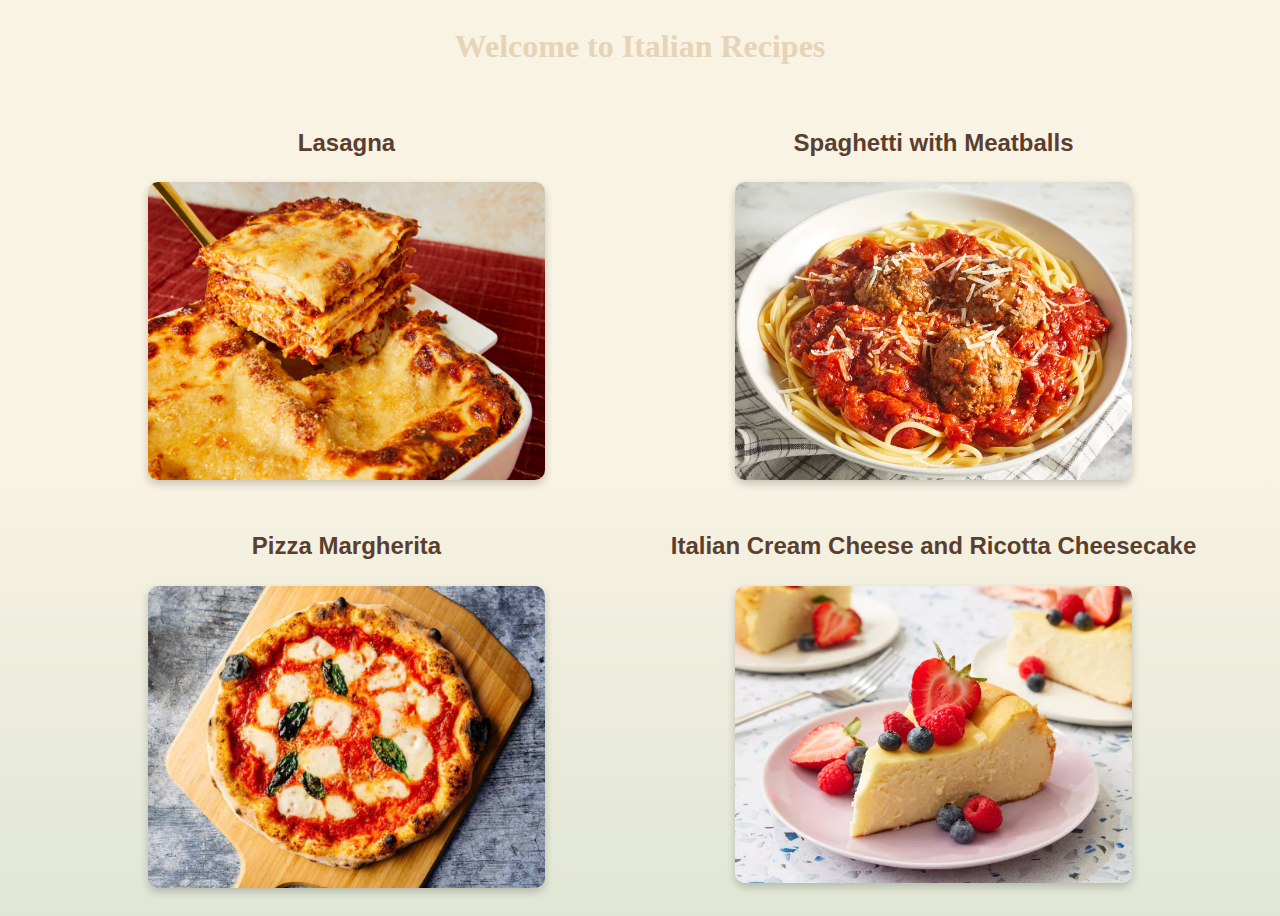
<file: index.html>
<!DOCTYPE html>
<html lang="en">
<head>
    <meta charset="UTF-8">
    <meta name="viewport" content="width=device-width, initial-scale=1.0">
    <title>Odin Recipes</title>
    <link href="https://fonts.googleapis.com/css2?family=Playfair+Display&display=swap" rel="stylesheet">
    <link rel="stylesheet" href="recipes/css/styles.css">
</head>
<body>
    <h1>Welcome to Italian Recipes</h1>
    <div class="recipe-container">
        <div class="recipe-item">
            <a href="./recipes/lasagna.html">
                <h2>Lasagna</h2>
                <img src="./recipes/lasagna.jpg" alt="Lasagna">
            </a>
        </div>
        <div class="recipe-item">
            <a href="./recipes/spaghetti.html">
                <h2>Spaghetti with Meatballs</h2>
                <img src="./recipes/spaghetti-with-meatballs.jpg" alt="Spaghetti">
            </a>
        </div>
        <div class="recipe-item">
            <a href="./recipes/pizza-margherita.html">
                <h2>Pizza Margherita</h2>
                <img src="./recipes/pizza-margherita.jpg" alt="Pizza Margherita">
            </a>
        </div>
        <div class="recipe-item">
            <a href="./recipes/italian-cream-cheese-and-ricotta-cheesecake.html">
                <h2>Italian Cream Cheese and Ricotta Cheesecake</h2>
                <img src="./recipes/Italian-Cream-Cheese-and-Ricotta-Cheesecake.jpg" alt="Italian Cheesecake">
            </a>
        </div>
    </div>
</body>
</html>
</file>
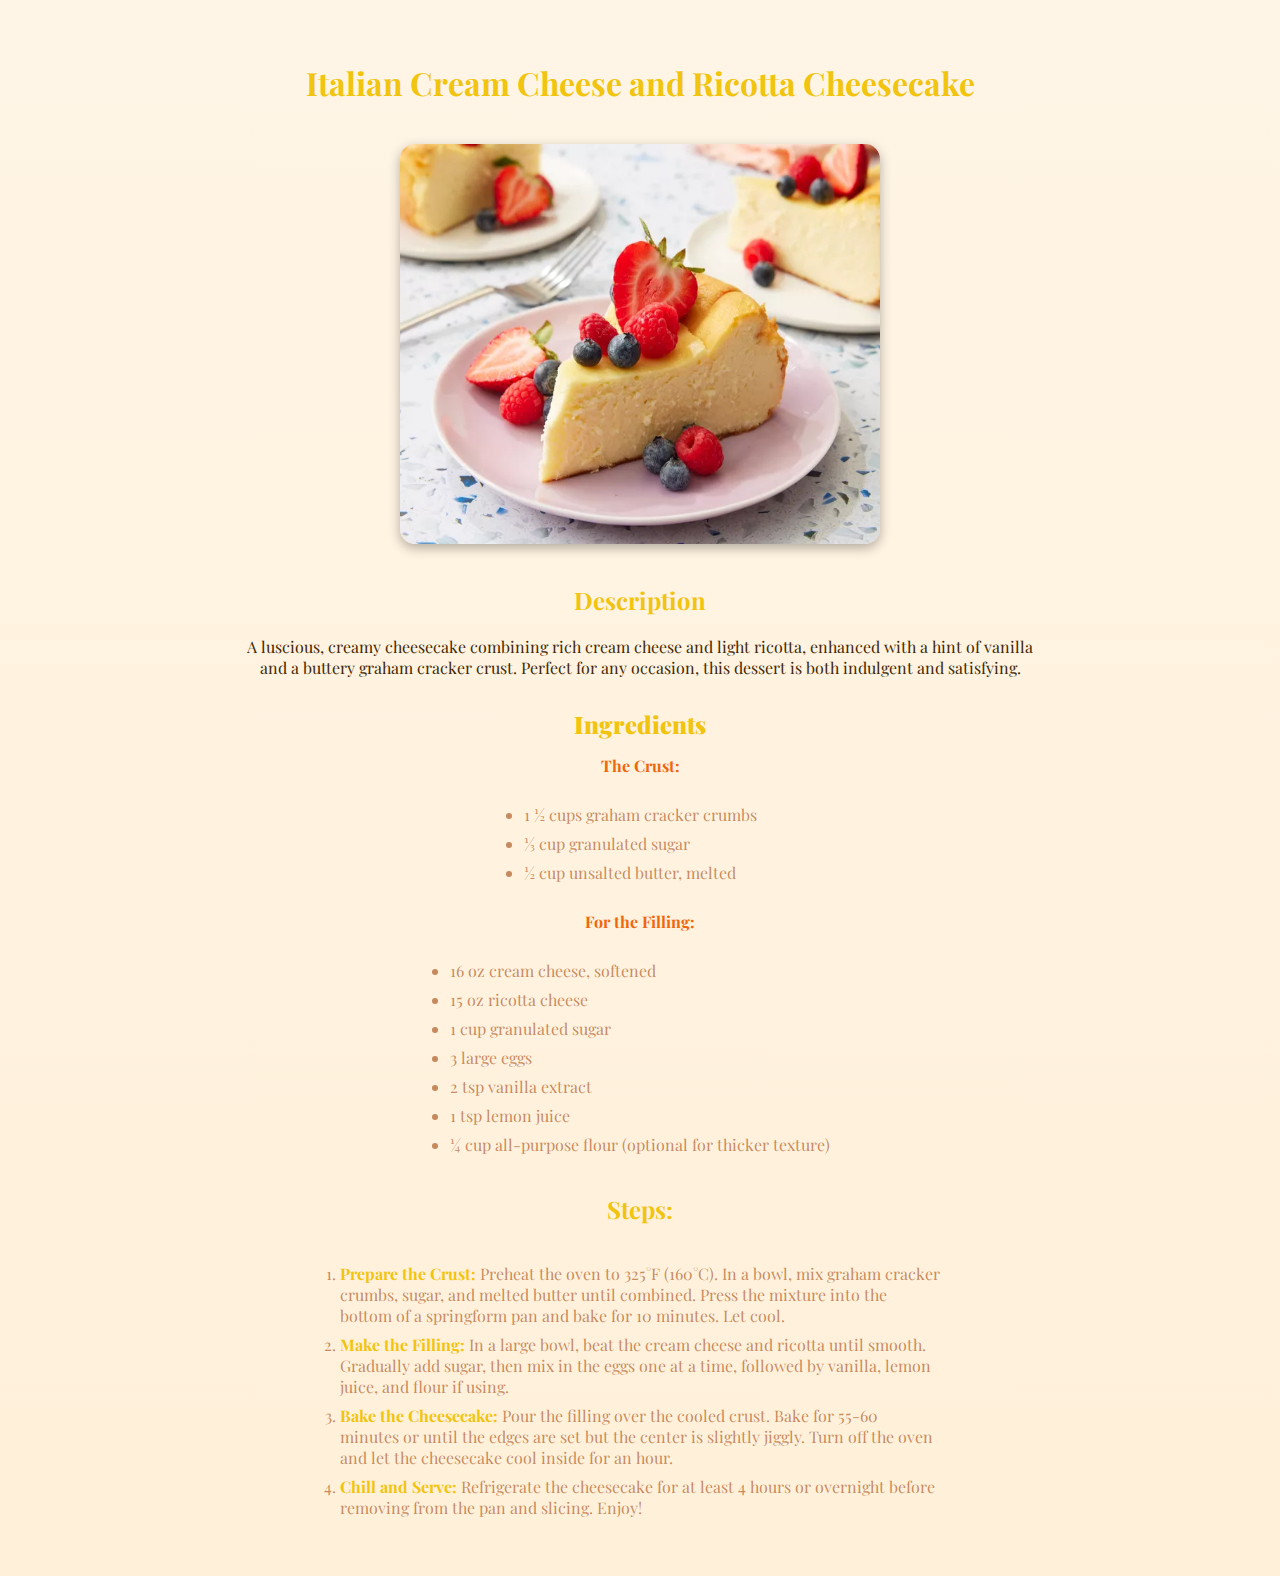
<file: recipes/italian-cream-cheese-and-ricotta-cheesecake.html>
<!DOCTYPE html>
<html lang="en">
<head>
    <meta charset="UTF-8">
    <meta name="viewport" content="width=device-width, initial-scale=1.0">
    <title>Italian Cream Cheese and Ricotta Cheesecake</title>
    <link rel="stylesheet" href="css/styles-cheesecake.css">
    <link href="https://fonts.googleapis.com/css2?family=Playfair+Display&display=swap" rel="stylesheet">
</head>
<body>

    <div class="container"> <!-- Added container for layout styling -->
    <h1>Italian Cream Cheese and Ricotta Cheesecake</h1>
    <img src="./Italian-Cream-Cheese-and-Ricotta-Cheesecake.jpg" alt="Italian Cream Cheese and Ricotta Cheesecake" style="max-width: 60%; height: 400px;">

    <h2>Description</h2>
    <p>A luscious, creamy cheesecake combining rich cream cheese and light ricotta, enhanced with a hint of vanilla and a buttery graham cracker crust. Perfect for any occasion, this dessert is both indulgent and satisfying.</p>

    <h2><strong>Ingredients</strong></h2>
    <p><strong>The Crust:</strong></p>
    <ul>
        <li>1 ½ cups graham cracker crumbs</li>
        <li>⅓ cup granulated sugar</li>
        <li>½ cup unsalted butter, melted</li>
    </ul>

    <p><strong>For the Filling:</strong></p>
    <ul>
        <li>16 oz cream cheese, softened</li>
        <li>15 oz ricotta cheese</li>
        <li>1 cup granulated sugar</li>
        <li>3 large eggs</li>
        <li>2 tsp vanilla extract</li>
        <li>1 tsp lemon juice</li>
        <li>¼ cup all-purpose flour (optional for thicker texture)</li>
    </ul>

    <h2>Steps:</h2>
    <ol>
        <li><strong>Prepare the Crust:</strong> Preheat the oven to 325°F (160°C). In a bowl, mix graham cracker crumbs, sugar, and melted butter until combined. Press the mixture into the bottom of a springform pan and bake for 10 minutes. Let cool.</li>
        <li><strong>Make the Filling:</strong> In a large bowl, beat the cream cheese and ricotta until smooth. Gradually add sugar, then mix in the eggs one at a time, followed by vanilla, lemon juice, and flour if using.</li>
        <li><strong>Bake the Cheesecake:</strong> Pour the filling over the cooled crust. Bake for 55-60 minutes or until the edges are set but the center is slightly jiggly. Turn off the oven and let the cheesecake cool inside for an hour.</li>
        <li><strong>Chill and Serve:</strong> Refrigerate the cheesecake for at least 4 hours or overnight before removing from the pan and slicing. Enjoy!</li>
    </ol>

    </div>
</body>
</html>
</file>
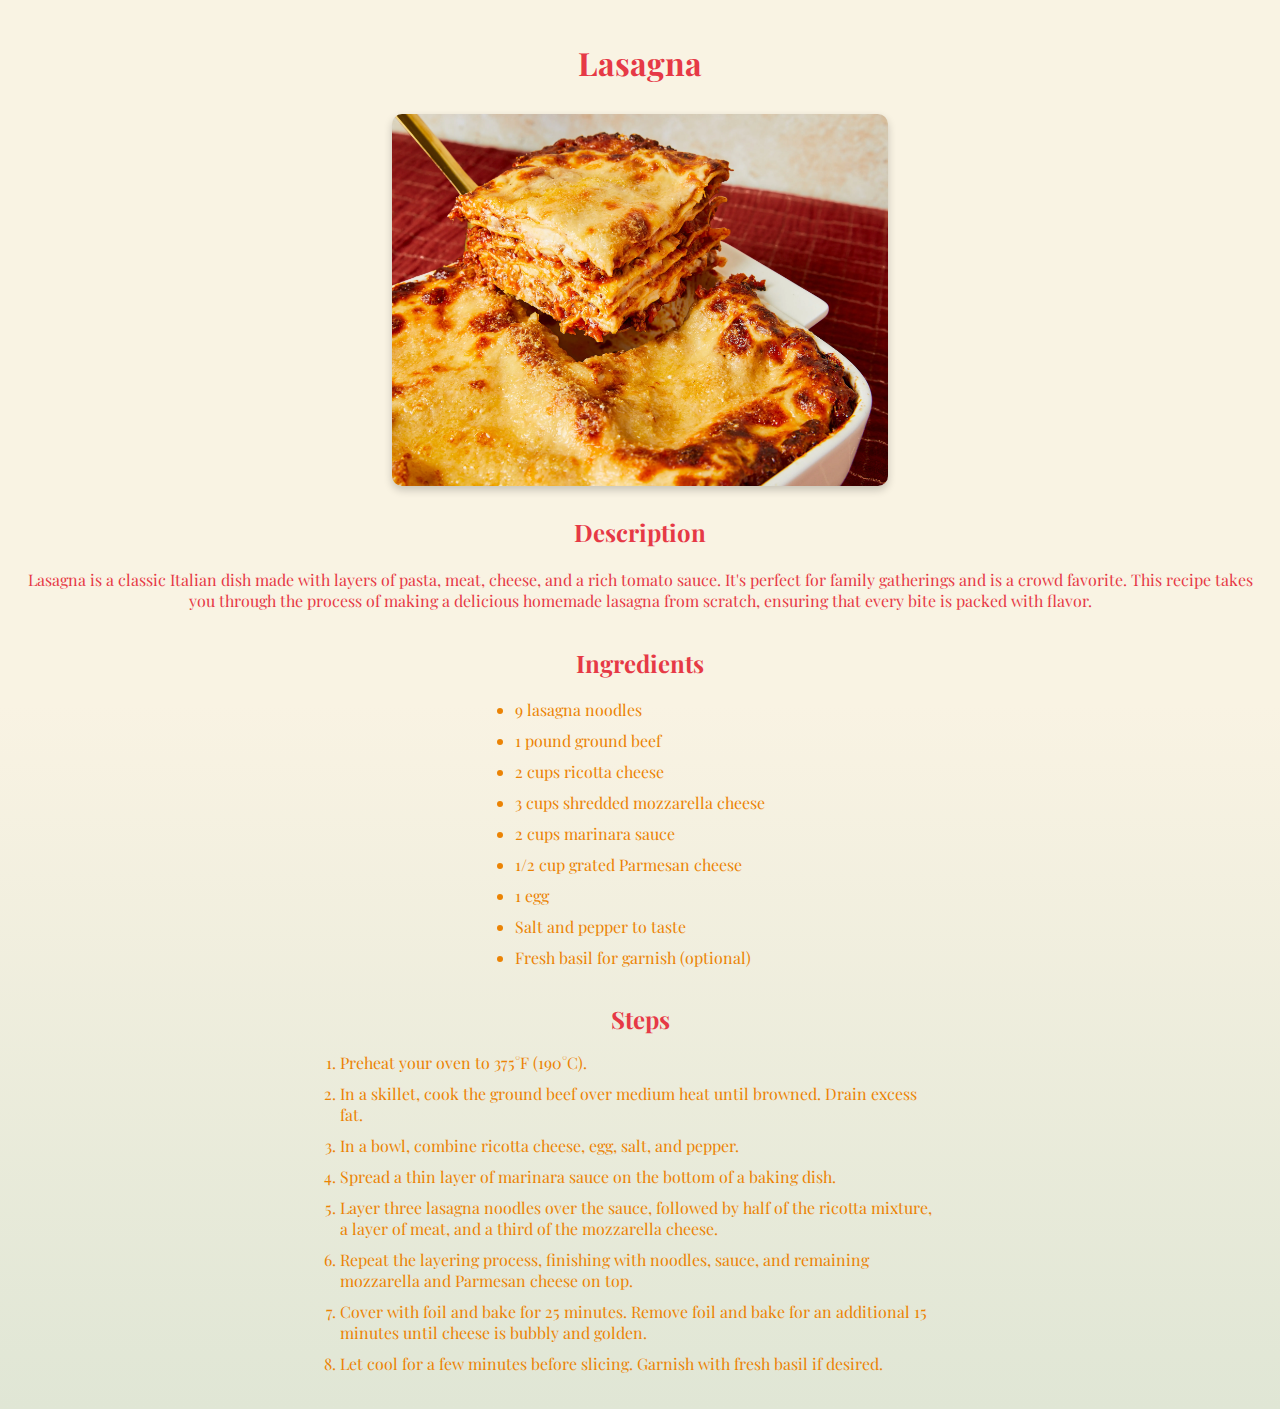
<file: recipes/lasagna.html>
<!DOCTYPE html>
<html lang="en">
<head>
    <meta charset="UTF-8">
    <meta name="viewport" content="width=device-width, initial-scale=1.0">
    <title>Lasagna Recipe</title>
    <link href="https://fonts.googleapis.com/css2?family=Playfair+Display&display=swap" rel="stylesheet">
    <link rel="stylesheet" href="css/styles-lasagna.css">
</head>
<body>
        <div class="container"> <!-- Container for flexbox centering -->
    <h1>Lasagna</h1>
    <img src="./lasagna.jpg" alt="Finished Lasagna" style="max-width: 40%; height: auto;">

    <h2>Description</h2>
    <p>Lasagna is a classic Italian dish made with layers of pasta, meat, cheese, and a rich tomato sauce. It's perfect for family gatherings and is a crowd favorite. This recipe takes you through the process of making a delicious homemade lasagna from scratch, ensuring that every bite is packed with flavor.</p>
    
    <h2>Ingredients</h2>
    <ul>
        <li>9 lasagna noodles</li>
        <li>1 pound ground beef</li>
        <li>2 cups ricotta cheese</li>
        <li>3 cups shredded mozzarella cheese</li>
        <li>2 cups marinara sauce</li>
        <li>1/2 cup grated Parmesan cheese</li>
        <li>1 egg</li>
        <li>Salt and pepper to taste</li>
        <li>Fresh basil for garnish (optional)</li>
    </ul>

    <h2>Steps</h2>
    <ol>
        <li>Preheat your oven to 375°F (190°C).</li>
        <li>In a skillet, cook the ground beef over medium heat until browned. Drain excess fat.</li>
        <li>In a bowl, combine ricotta cheese, egg, salt, and pepper.</li>
        <li>Spread a thin layer of marinara sauce on the bottom of a baking dish.</li>
        <li>Layer three lasagna noodles over the sauce, followed by half of the ricotta mixture, a layer of meat, and a third of the mozzarella cheese.</li>
        <li>Repeat the layering process, finishing with noodles, sauce, and remaining mozzarella and Parmesan cheese on top.</li>
        <li>Cover with foil and bake for 25 minutes. Remove foil and bake for an additional 15 minutes until cheese is bubbly and golden.</li>
        <li>Let cool for a few minutes before slicing. Garnish with fresh basil if desired.</li>
        </ol>
    </div>
</body>
</html>
</file>
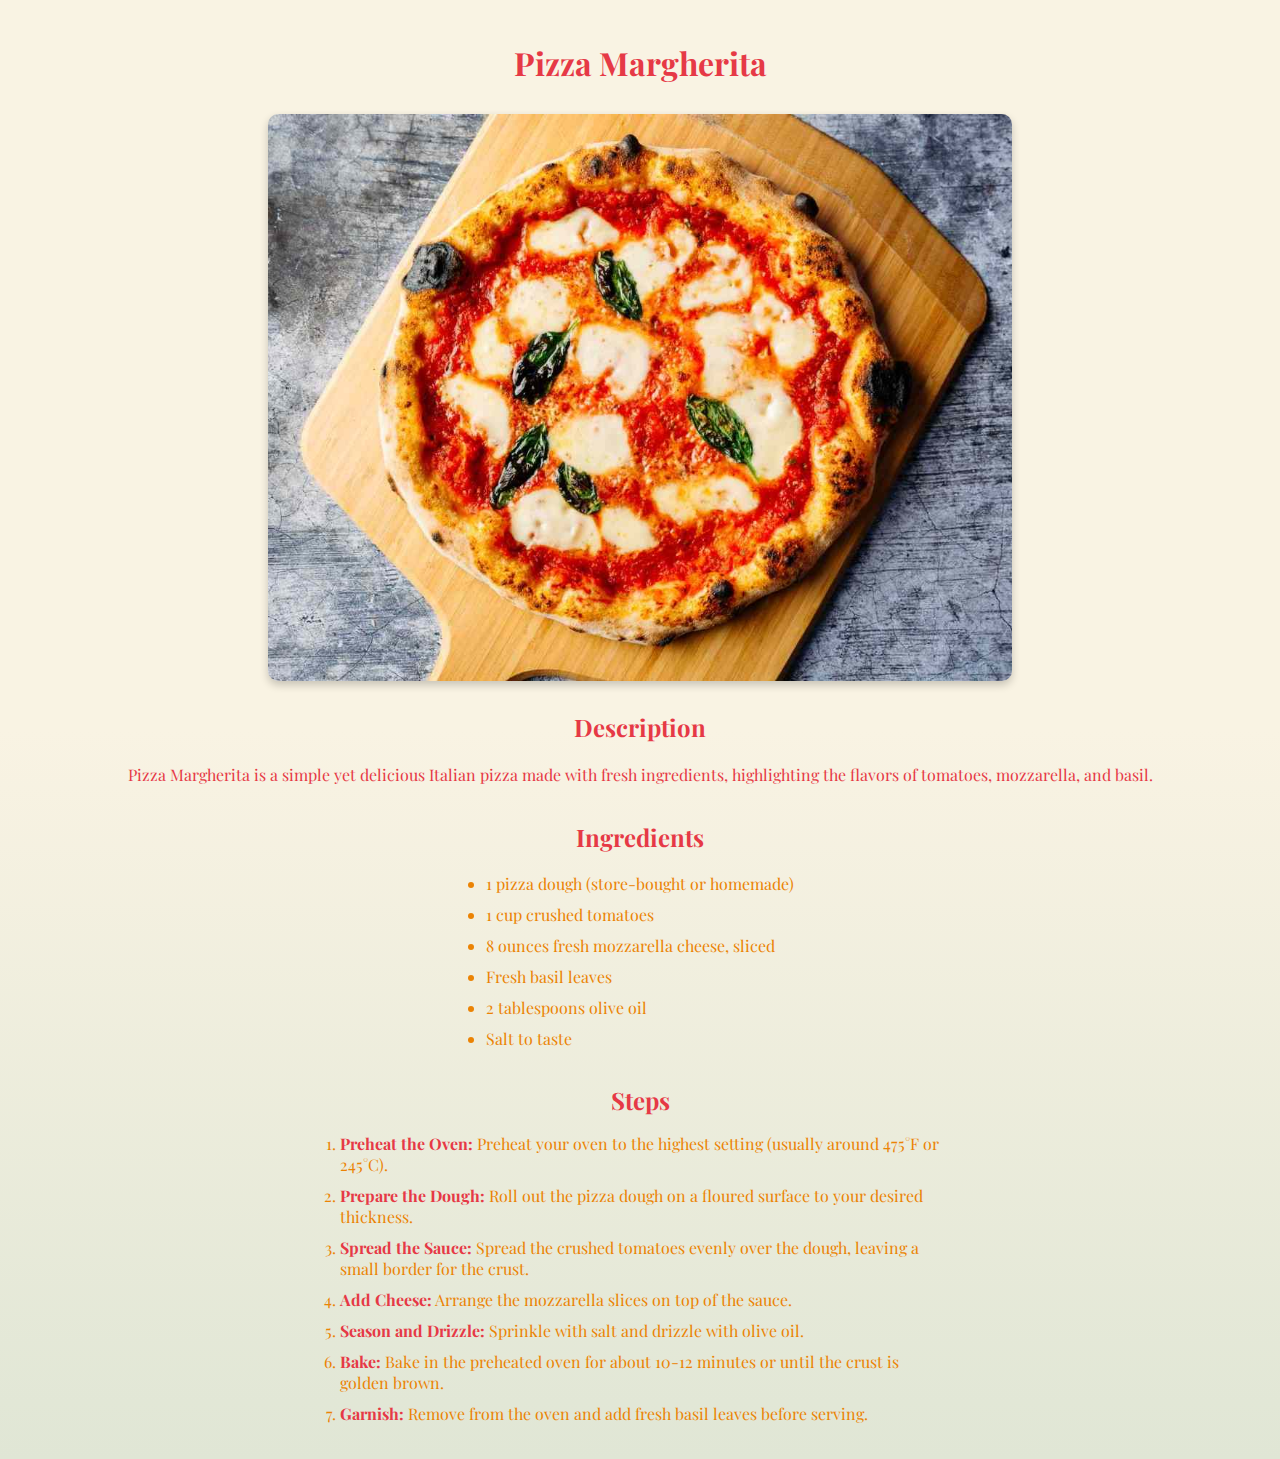
<file: recipes/pizza-margherita.html>
<!DOCTYPE html>
<html lang="en">
<head>
    <meta charset="UTF-8">
    <meta name="viewport" content="width=device-width, initial-scale=1.0">
    <title>Pizza Margherita</title>
    <link rel="stylesheet" href="css/styles-pizza-margherita.css"> <!-- Updated CSS file link -->
    <link href="https://fonts.googleapis.com/css2?family=Playfair+Display&display=swap" rel="stylesheet">
</head>
<body>
    <div class="container"> <!-- Container for flexbox centering -->
        <h1>Pizza Margherita</h1>
        <img src="./pizza-margherita.jpg" alt="Pizza Margherita" style="max-width: 60%; height: auto;"> <!-- Corrected image source -->

        <h2>Description</h2>
        <p>Pizza Margherita is a simple yet delicious Italian pizza made with fresh ingredients, highlighting the flavors of tomatoes, mozzarella, and basil.</p>
        
        <h2>Ingredients</h2>
        <ul>
            <li>1 pizza dough (store-bought or homemade)</li>
            <li>1 cup crushed tomatoes</li>
            <li>8 ounces fresh mozzarella cheese, sliced</li>
            <li>Fresh basil leaves</li>
            <li>2 tablespoons olive oil</li>
            <li>Salt to taste</li>
        </ul>
        
        <h2>Steps</h2>
        <ol>
            <li><strong>Preheat the Oven:</strong> Preheat your oven to the highest setting (usually around 475°F or 245°C).</li>
            <li><strong>Prepare the Dough:</strong> Roll out the pizza dough on a floured surface to your desired thickness.</li>
            <li><strong>Spread the Sauce:</strong> Spread the crushed tomatoes evenly over the dough, leaving a small border for the crust.</li>
            <li><strong>Add Cheese:</strong> Arrange the mozzarella slices on top of the sauce.</li>
            <li><strong>Season and Drizzle:</strong> Sprinkle with salt and drizzle with olive oil.</li>
            <li><strong>Bake:</strong> Bake in the preheated oven for about 10-12 minutes or until the crust is golden brown.</li>
            <li><strong>Garnish:</strong> Remove from the oven and add fresh basil leaves before serving.</li>
        </ol>
    </div>
</body>
</html>
</file>
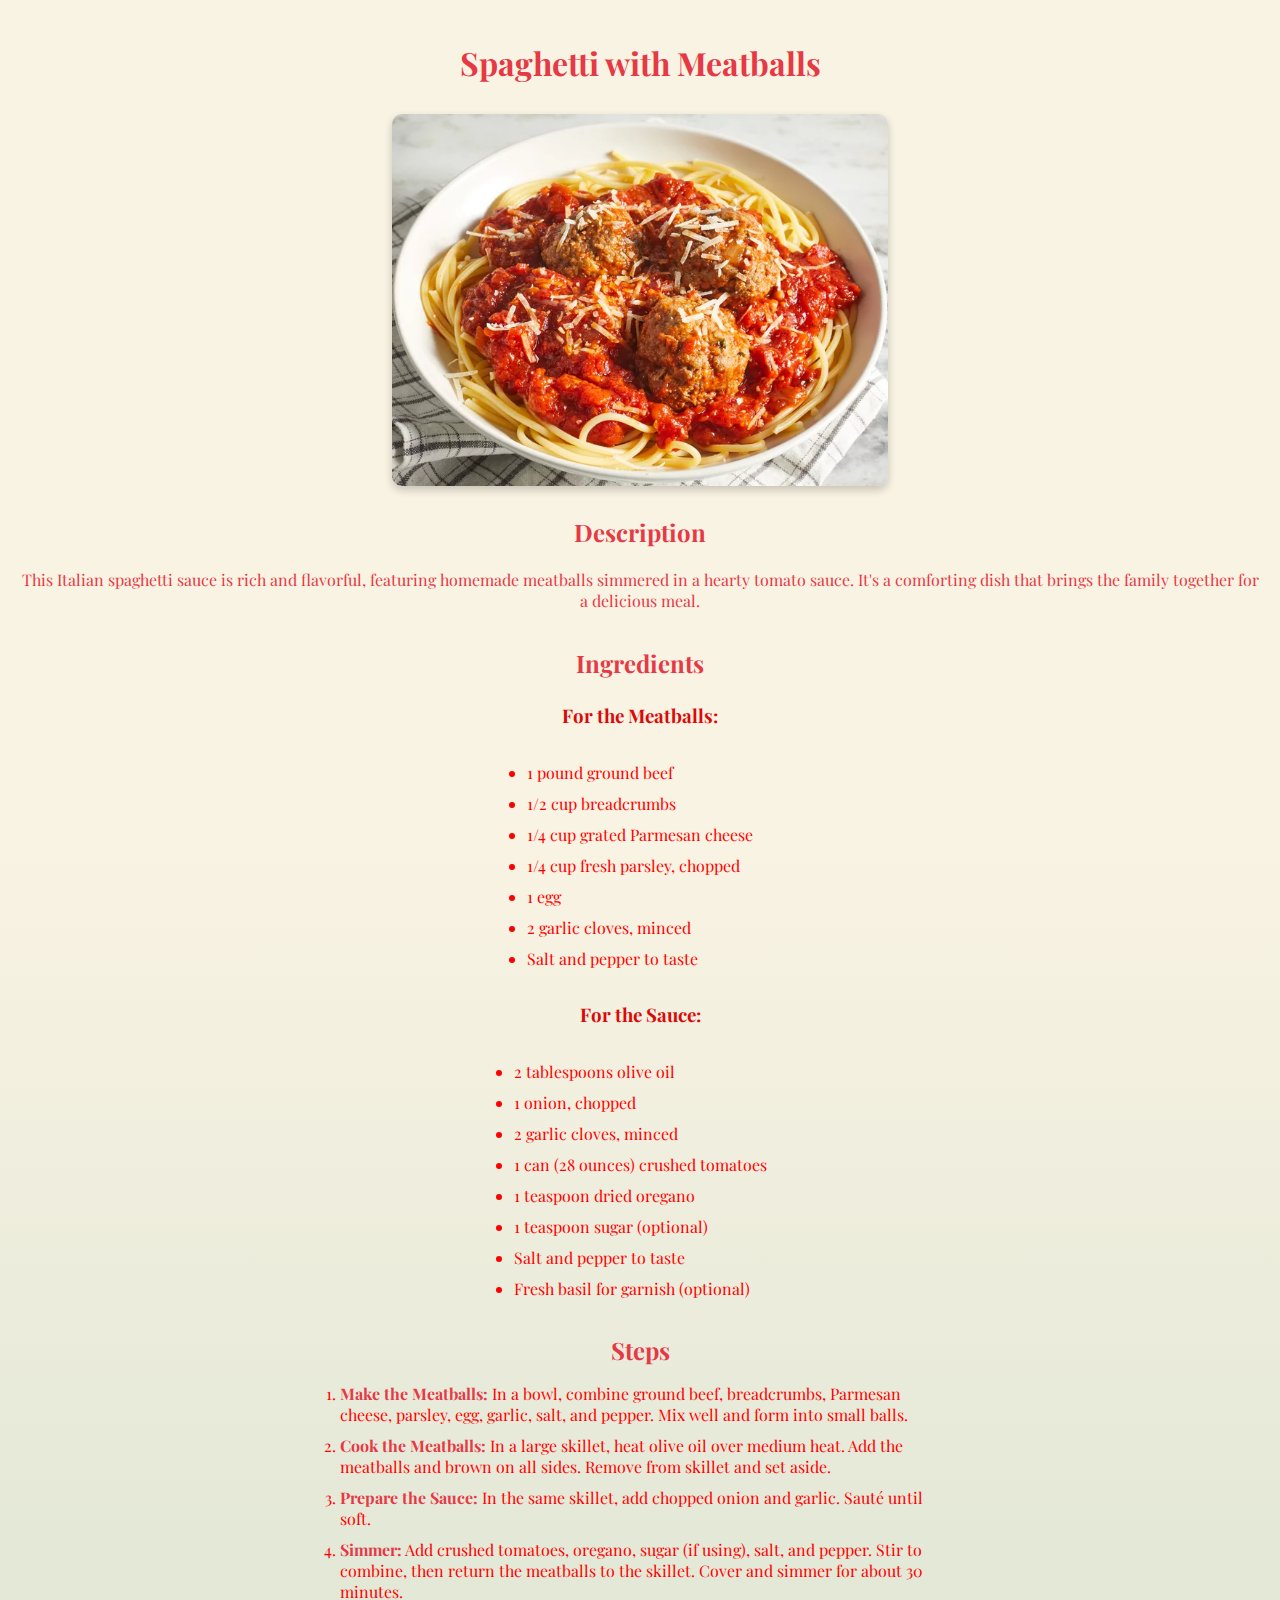
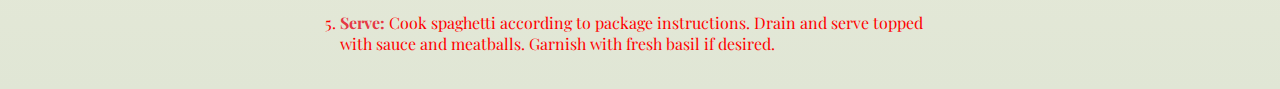
<file: recipes/spaghetti.html>
<!DOCTYPE html>
<html lang="en">
<head>
    <meta charset="UTF-8">
    <meta name="viewport" content="width=device-width, initial-scale=1.0">
    <title>Italian Spaghetti with Meatballs</title>
    <link href="https://fonts.googleapis.com/css2?family=Playfair+Display&display=swap" rel="stylesheet">
    <link rel="stylesheet" href="css/styles-spaghetti.css">
</head>
<body>
    <div class="container"> <!-- Container for flexbox centering -->
    <h1>Spaghetti with Meatballs</h1>
    <img src="./spaghetti-with-meatballs.jpg" alt="Finished Lasagna" style="max-width: 40%; height: auto;">

    <h2>Description</h2>
    <p>This Italian spaghetti sauce is rich and flavorful, featuring homemade meatballs simmered in a hearty tomato sauce. It's a comforting dish that brings the family together for a delicious meal.</p>

    <h2>Ingredients</h2>
    <h3>For the Meatballs:</h3>
    <ul>
        <li>1 pound ground beef</li>
        <li>1/2 cup breadcrumbs</li>
        <li>1/4 cup grated Parmesan cheese</li>
        <li>1/4 cup fresh parsley, chopped</li>
        <li>1 egg</li>
        <li>2 garlic cloves, minced</li>
        <li>Salt and pepper to taste</li>
    </ul>

    <h3>For the Sauce:</h3>
    <ul>
        <li>2 tablespoons olive oil</li>
        <li>1 onion, chopped</li>
        <li>2 garlic cloves, minced</li>
        <li>1 can (28 ounces) crushed tomatoes</li>
        <li>1 teaspoon dried oregano</li>
        <li>1 teaspoon sugar (optional)</li>
        <li>Salt and pepper to taste</li>
        <li>Fresh basil for garnish (optional)</li>
    </ul>

    <h2>Steps</h2>
    <ol>
        <li><strong>Make the Meatballs:</strong> In a bowl, combine ground beef, breadcrumbs, Parmesan cheese, parsley, egg, garlic, salt, and pepper. Mix well and form into small balls.</li>
        <li><strong>Cook the Meatballs:</strong> In a large skillet, heat olive oil over medium heat. Add the meatballs and brown on all sides. Remove from skillet and set aside.</li>
        <li><strong>Prepare the Sauce:</strong> In the same skillet, add chopped onion and garlic. Sauté until soft.</li>
        <li><strong>Simmer:</strong> Add crushed tomatoes, oregano, sugar (if using), salt, and pepper. Stir to combine, then return the meatballs to the skillet. Cover and simmer for about 30 minutes.</li>
        <li><strong>Serve:</strong> Cook spaghetti according to package instructions. Drain and serve topped with sauce and meatballs. Garnish with fresh basil if desired.</li>
    </ol>
    </div>

</body>
</html>
</file>
<file: recipes/css/styles.css>
/* General Body Styles */
body {
    font-family: 'Arial', sans-serif;  
    background: linear-gradient(to bottom, #f9f3e3 0%, #f9f3e3 50%, #e0e6d5 100%);
    color: #5a3e2e;                     
    line-height: 1.6;                   
    margin: 10px;                       
}

a {
    text-decoration: none;               
    color: #5a3e2e;                     
}

/* Heading Styles */
h1 {
    font-family: 'Georgia', serif;      
    color: #e6d4b8;                     
    text-align: center;                 
}

/* Recipe Container */
.recipe-container {
    display: flex;                      
    flex-wrap: wrap;                   
    justify-content: center;            
}

.recipe-item {
    width: 45%;                        
    margin: 10px;                     
    text-align: center;                
}

/* Image Styles */
img {
    padding-top: 0%;
    max-width: 70%;                   
    height: auto;                      
    border-radius: 10px;               
    box-shadow: 0 4px 8px rgba(0, 0, 0, 0.2); 
}


/* List Styles */
ul, ol {
    margin-left: 20px;                  
}

/* Strong Text */
strong {
    color: #5a3e2e;                     
}

h2 {
padding-bottom: 1;
margin-left: 1px;
margin-right: 1px;
}
</file>
<file: recipes/css/styles-cheesecake.css>
/* General styles */
body {
    font-family: 'Playfair Display', serif; /* Use the same font */
    margin: 0;
    padding: 20px;
    background: linear-gradient(to bottom, #fff5e6 0%, #fff0d9 100%); /* Soft cream gradient */
}

/* Container styles */
.container {
    display: flex;                  /* Use flexbox layout */
    justify-content: center;        /* Center content horizontally */
    align-items: center;            /* Center vertically */
    flex-direction: column;         /* Stack items vertically */
    text-align: center;             /* Center text within the container */
    max-width: 800px;               /* Limit the maximum width for better readability */
    margin: 0 auto;                 /* Center the container itself on the page */
    padding: 20px;                  /* Add padding inside the container for spacing */
}

/* Heading styles */
h1 {
    color: #f1c40f; /* Golden yellow color for the main title, representing cheesecake's richness */
    margin-bottom: 20px; /* Space below the main title */
}

h2 {
    color: #f1c40f; /* Golden yellow for all headings */
    margin-bottom: 10px; /* Space below each heading */
}

h2 + p {
    margin-top: 5px; /* Reduce space above paragraphs that follow headings */
    margin-bottom: 10px; /* Space below paragraphs for clarity */
}

/* Specific heading adjustments */
h2:nth-of-type(2) { /* Description heading */
    margin-bottom: 5px; /* Close space to the paragraph */
}

h2:nth-of-type(3) { /* Steps heading */
    margin-bottom: 20px; /* Increase space below the heading for clarity */
}

/* Paragraph styles */

/* Image styles */
img {
    display: block;                 /* Center the image */
    max-width: 80%;                /* Limit maximum width to 80% of the container */
    height: auto;                  /* Maintain aspect ratio */
    margin: 20px auto;             /* Add some margin around the image */
    border-radius: 15px;           /* More rounded corners for a softer look */
    box-shadow: 0 4px 12px rgba(0, 0, 0, 0.3); /* Slightly stronger shadow for depth */
}

/* Paragraph styles */
div p {
    color: #422905; /* Dark brown for all paragraphs */
    margin: 10px 0; /* Adding some margin for spacing */
}

/* List styles */
ul, ol {
    margin: 10px auto;             /* Center the lists and provide some spacing */
    padding: 0;
    max-width: 600px;              /* Limit width of lists */
}

/* List item styles */
li {
    text-align: left;              /* Align list items to the left */
    margin: 8px 0;                /* Spacing between items */
    color: #9c400296;              /* Warm orange color for list items, complementary to the golden yellow */
}

/* Strong text styles */
strong {
    color: #f1c40f; /* Golden yellow for emphasis, matching the headings */
}

div p strong {
    color: #ef670c; /* Keep the paragraph color */
}
</file>
<file: recipes/css/styles-lasagna.css>
/* General styles */
body {
    font-family: 'Playfair Display', serif; /* Use the same font */
    margin: 0;
    padding: 20px;
    background: linear-gradient(to bottom, #f9f3e3 0%, #f9f3e3 50%, #e0e6d5 100%);
    color: #333; /* Dark text for contrast */
}

/* Container styles */
.container {
    display: flex;                  /* Use flexbox layout */
    justify-content: center;        /* Center horizontally */
    align-items: center;            /* Center vertically */
    flex-direction: column;         /* Stack items vertically */
    text-align: center;             /* Center text within the container */
}

/* Heading styles */
h1 {
    color: #e63946; /* Tomato red color for the main title */
    margin-bottom: 20px; /* Space below the main title */
}

h2:nth-of-type(2) { /* Description heading */
    margin-bottom: 5px; /* Close space to the paragraph */
    color:#e63946
}

h2:first-of-type {
    color: #e63946; /* Tomato red color for the Description heading */
    margin-bottom: 5px; /* Adjust spacing if needed */
}

h2:nth-of-type(3) { /* Steps heading */
    margin-bottom: 2px; /* Increase space below the heading */
    color:#e63946 
}

div p {
    color:#e63946 ; /* This specifically targets paragraphs inside a div */
}

/* Image styles */
img {
    display: block;                 /* Center the image */
    max-width: 80%;                /* Limit maximum width to 80% of the container */
    height: auto;                  /* Maintain aspect ratio */
    margin: 10px auto;             /* Center the image with margin */
    border-radius: 10px;           /* Slightly rounded corners */
    box-shadow: 0 4px 8px rgba(0, 0, 0, 0.2); /* Add shadow to image */
}

/* List styles */
ul, ol {
    margin: 5px auto;             /* Center the lists */
    padding: 0;
    max-width: 600px;              /* Limit width of lists */
}

/* List item styles */
li {
    text-align: left;              /* Align list items to the left */
    margin: 10px 0;               /* Spacing between items */
    color: #eb8304;                /* Teal color for list items */
}

/* Strong text styles */
strong {
    color: #e63946; /* Tomato red for emphasis */
}
</file>
<file: recipes/css/styles-pizza-margherita.css>
/* General styles */
body {
    font-family: 'Playfair Display', serif; /* Use the same font */
    margin: 0;
    padding: 20px;
    background: linear-gradient(to bottom, #f9f3e3 0%, #f9f3e3 50%, #e0e6d5 100%);
    color: #333; /* Dark text for contrast */
}

/* Container styles */
.container {
    display: flex;                  /* Use flexbox layout */
    justify-content: center;        /* Center horizontally */
    align-items: center;            /* Center vertically */
    flex-direction: column;         /* Stack items vertically */
    text-align: center;             /* Center text within the container */
}

/* Heading styles */
h1 {
    color: #e63946; /* Tomato red color for the main title */
    margin-bottom: 20px; /* Space below the main title */
}

h2:nth-of-type(2) { /* Description heading */
    margin-bottom: 5px; /* Close space to the paragraph */
    color:#e63946
}

h2:first-of-type {
    color: #e63946; /* Tomato red color for the Description heading */
    margin-bottom: 5px; /* Adjust spacing if needed */
}

h2:nth-of-type(3) { /* Steps heading */
    margin-bottom: 2px; /* Increase space below the heading */
    color:#e63946 
}

div p {
    color:#e63946 ; /* This specifically targets paragraphs inside a div */
}

/* Image styles */
img {
    display: block;                 /* Center the image */
    max-width: 80%;                /* Limit maximum width to 80% of the container */
    height: auto;                  /* Maintain aspect ratio */
    margin: 10px auto;             /* Center the image with margin */
    border-radius: 10px;           /* Slightly rounded corners */
    box-shadow: 0 4px 8px rgba(0, 0, 0, 0.2); /* Add shadow to image */
}

/* List styles */
ul, ol {
    margin: 5px auto;             /* Center the lists */
    padding: 0;
    max-width: 600px;              /* Limit width of lists */
}

/* List item styles */
li {
    text-align: left;              /* Align list items to the left */
    margin: 10px 0;               /* Spacing between items */
    color: #eb8304;                /* Teal color for list items */
}

/* Strong text styles */
strong {
    color: #e63946; /* Tomato red for emphasis */
}
</file>
<file: recipes/css/styles-spaghetti.css>
/* General styles */
 body {
    font-family: 'Playfair Display', serif; /* Use the same font */
    margin: 0;
    padding: 20px;
    background: linear-gradient(to bottom, #f9f3e3 0%, #f9f3e3 50%, #e0e6d5 100%);
    color: #da0a0a; /* Dark text for contrast */
}

/* Container styles */
.container {
    display: flex;                  /* Use flexbox layout */
    justify-content: center;        /* Center horizontally */
    align-items: center;            /* Center vertically */
    flex-direction: column;         /* Stack items vertically */
    text-align: center;             /* Center text within the container */
}

/* Heading styles */
h1 {
    color: #e63946; /* Tomato red color for the main title */
    margin-bottom: 20px; /* Space below the main title */
}

h2:nth-of-type(2) { /* Description heading */
    margin-bottom: 5px; /* Close space to the paragraph */
    color:#e63946
}

h2:first-of-type {
    color: #e63946; /* Tomato red color for the Description heading */
    margin-bottom: 5px; /* Adjust spacing if needed */
}

h2:nth-of-type(3) { /* Steps heading */
    margin-bottom: 2px; /* Increase space below the heading */
    color:#e63946 
}

div p {
    color:#e63946 ; /* This specifically targets paragraphs inside a div */
}

/* Image styles */
img {
    display: block;                 /* Center the image */
    max-width: 80%;                /* Limit maximum width to 80% of the container */
    height: auto;                  /* Maintain aspect ratio */
    margin: 10px auto;             /* Center the image with margin */
    border-radius: 10px;           /* Slightly rounded corners */
    box-shadow: 0 4px 8px rgba(0, 0, 0, 0.2); /* Add shadow to image */
}

/* List styles */
ul, ol {
    margin: 5px auto;             /* Center the lists */
    padding: 0;
    max-width: 600px;              /* Limit width of lists */
}

/* List item styles */
li {
    text-align: left;              /* Align list items to the left */
    margin: 10px 0;               /* Spacing between items */
    color: #fe0000;                /* Teal color for list items */
}

/* Strong text styles */
strong {
    color: #e63946; /* Tomato red for emphasis */
}
</file>
